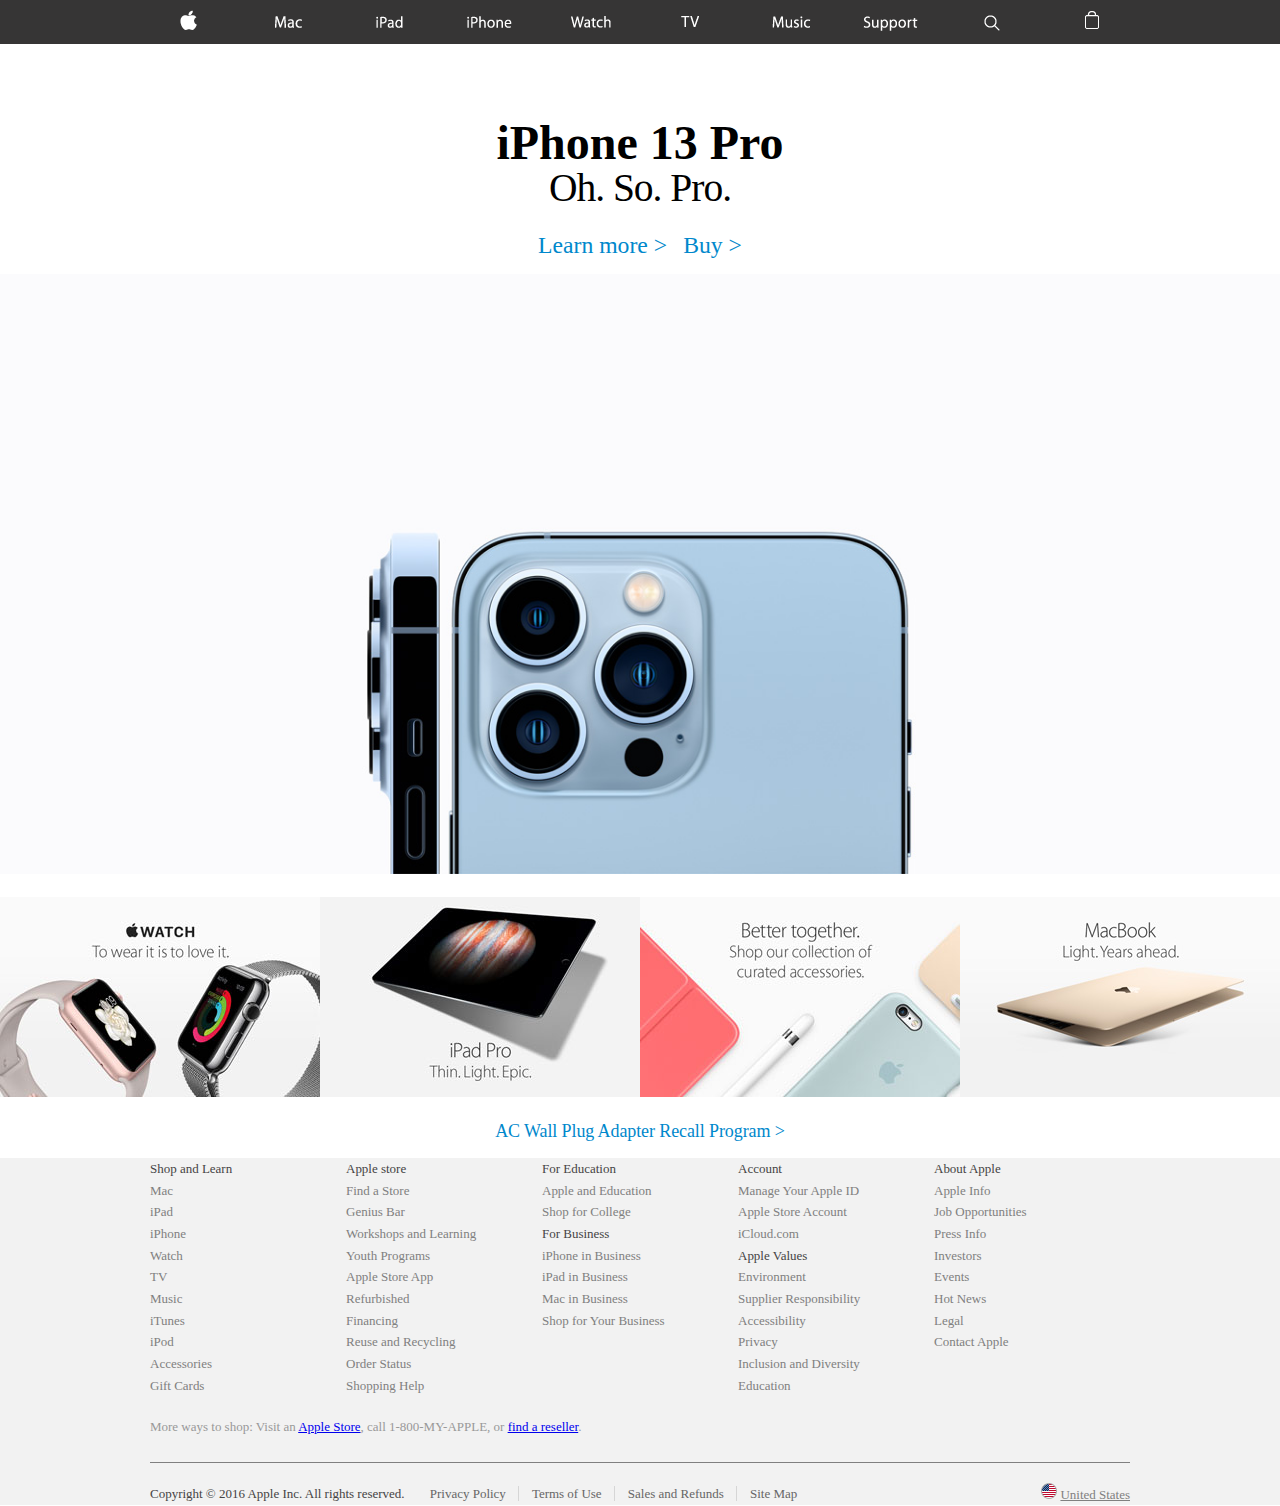
<file: apple_clone/index.html>
<!DOCTYPE html>
<html lang="en">
  <head>
    <meta charset="utf-8">
    <!-- sets the character set your document should use to utf-8 -->
    <title>Apple</title>
    <!-- title tag defines what is shown on the tab of the browser -->
    <link href="style.css" rel="stylesheet" type="text/css">
    <link rel="stylesheet" href="https://maxcdn.bootstrapcdn.com/font-awesome/4.5.0/css/font-awesome.min.css">
  </head>
  <body>
    <header>
      <!-- write your navigation bar here -->
      <nav>
        <div class="container">
          <ul>
            <li><a href="" class="nav-link"><img src="./images/navbar/apple-icon.png"></a></li><!--
            --><li><a href="" class="nav-link"><img src="./images/navbar/mac.png"></a></li><!--
            --><li><a href="" class="nav-link"><img src="./images/navbar/ipad.png"></a></li><!--
            --><li><a href="" class="nav-link"><img src="./images/navbar/iphone.png"></a></li><!--
            --><li><a href="" class="nav-link"><img src="./images/navbar/watch.png"></a></li><!--
            --><li><a href="" class="nav-link"><img src="./images/navbar/tv.png"></a></li><!--
            --><li><a href="" class="nav-link"><img src="./images/navbar/music.png"></a></li><!--
            --><li><a href="" class="nav-link"><img src="./images/navbar/support.png"></a></li><!--
            --><li><a href="" class="nav-link"><img src="./images/navbar/search.png"></a></li><!--
            --><li><a href="" class="nav-link"><img src="./images/navbar/shop.png"></a></li>
          </ul>
        </div>
      </nav>
    </header>
    <div class="hero">
      <!-- write your hero section here -->
      <div id="product-info">
        <h1 id="product-name">iPhone 13 Pro</h1>
        <h2 id="product-text">Oh. So. Pro.</h2>
        <ul id="product-links">
          <li><a href="">Learn more  &#62;</a></li>
          <li><a href="">Buy  &#62;</a></li>
        </ul>
      </div>
    </div>
    <div id="product-image">
      <a href="product-image"><img src='./images/hero_iphone_13pro.jpg'></a>
    </div>
    <div class="sub-hero">
      <!-- write your sub hero section here -->
      <div class="col-3 hero-sub-images" id="hero-sub-watch"> <img src="./images/watch_large.jpg"></div><!--
      --><div class="col-3 hero-sub-images" id="hero-sub-ipad"> <img src="./images/ipad_pro_large.jpg"></div><!--
      --><div class="col-3 hero-sub-images" id="hero-sub-accessories"><img src="./images/accessories_large.jpg"></div><!--
      --><div class="col-3 hero-sub-images" id="hero-sub-macbook"><img src="./images/macbook_large.jpg"></div>
      <div>
        <p id="exchange"><a href="">AC Wall Plug Adapter Recall Program  &#62;</a></p>
      </div>
      
    </div>
    <footer>
      <!-- write your footer here -->
      <div class="container">
        <div class="col">
          <ul>
            <li>Shop and Learn</li>
            <li><a href="">Mac</a></li>
            <li><a href="">iPad</a></li>
            <li><a href="">iPhone</a></li>
            <li><a href="">Watch</a></li>
            <li><a href="">TV</a></li>
            <li><a href="">Music</a></li>
            <li><a href="">iTunes</a></li>
            <li><a href="">iPod</a></li>
            <li><a href="">Accessories</a></li>
            <li><a href="">Gift Cards</a></li>
          </ul>
        </div><!--
        --><div class="col">
          <!-- more li -->
          <ul>
            <p>Apple store</p>
            <li><a href="#">Find a Store</a></li>
            <li><a href="#">Genius Bar</a></li>
            <li><a href="#">Workshops and Learning</a></li>
            <li><a href="#">Youth Programs</a></li>
            <li><a href="#">Apple Store App</a></li>
            <li><a href="#">Refurbished</a></li>
            <li><a href="#">Financing</a></li>
            <li><a href="#">Reuse and Recycling</a></li>
            <li><a href="#">Order Status</a></li>
            <li><a href="#">Shopping Help</a></li>
          </ul>
        </div><!--
        --><div class="col">
          <ul>
            <ul>
              <li>For Education</li>
              <li><a href="">Apple and Education</a></li>
              <li><a href="">Shop for College</a></li>
            </ul>
            <ul>
              <li>For Business</li>
              <li><a href="">iPhone in Business</a></li>
              <li><a href="">iPad in Business</a></li>
              <li><a href="">Mac in Business</a></li>
              <li><a href="">Shop for Your Business</a></li>
            </ul>
          </ul>
        </div><!--
        --><div class="col">
          <ul>
            <li>Account</li>
            <li><a href="">Manage Your Apple ID</a></li>
            <li><a href="">Apple Store Account</a></li>
            <li><a href="">iCloud.com</a></li>
          </ul>
          <ul>
            <li>Apple Values</li>
            <li><a href="">Environment</a></li>
            <li><a href="">Supplier Responsibility</a></li>
            <li><a href="">Accessibility</a></li>
            <li><a href="">Privacy</a></li>
            <li><a href="">Inclusion and Diversity</a></li>
            <li><a href="" >Education</a></li>
          </ul>
        </div><!--
        --><div class="col">
          <ul>
            <li>About Apple</li>
            <li><a href="">Apple Info</a></li>
            <li><a href="">Job Opportunities</a></li>
            <li><a href="">Press Info</a></li>
            <li><a href="">Investors</a></li>
            <li><a href="">Events</a></li>
            <li><a href="">Hot News</a></li>
            <li><a href="">Legal</a></li>
            <li><a href="">Contact Apple</a></li>
          </ul>
        </div>
        <div class="footer-help">
          <p>
            More ways to shop: Visit an <a href="#">Apple Store</a>, call 1-800-MY-APPLE, or <a href="#">find a reseller</a>.
          </p>
        </div>
        <div class="footer-end2">
          <div id="legal">Copyright © 2016 Apple Inc. All rights reserved.</div>
          <div id="legal-links">
            <a href="">Privacy Policy</a>
            <a href="">Terms of Use</a>
            <a href="">Sales and Refunds</a>
            <a href="">Site Map</a>
          </div>
          <div class="img-usa">
            <a class="usa" href="#"><img src="./images/usa.png" alt="usa" /></a>
            <a class="usa" href="#">United States</a>
          </div>
        </div>
      </footer>
    </body>
  </html>
</file>
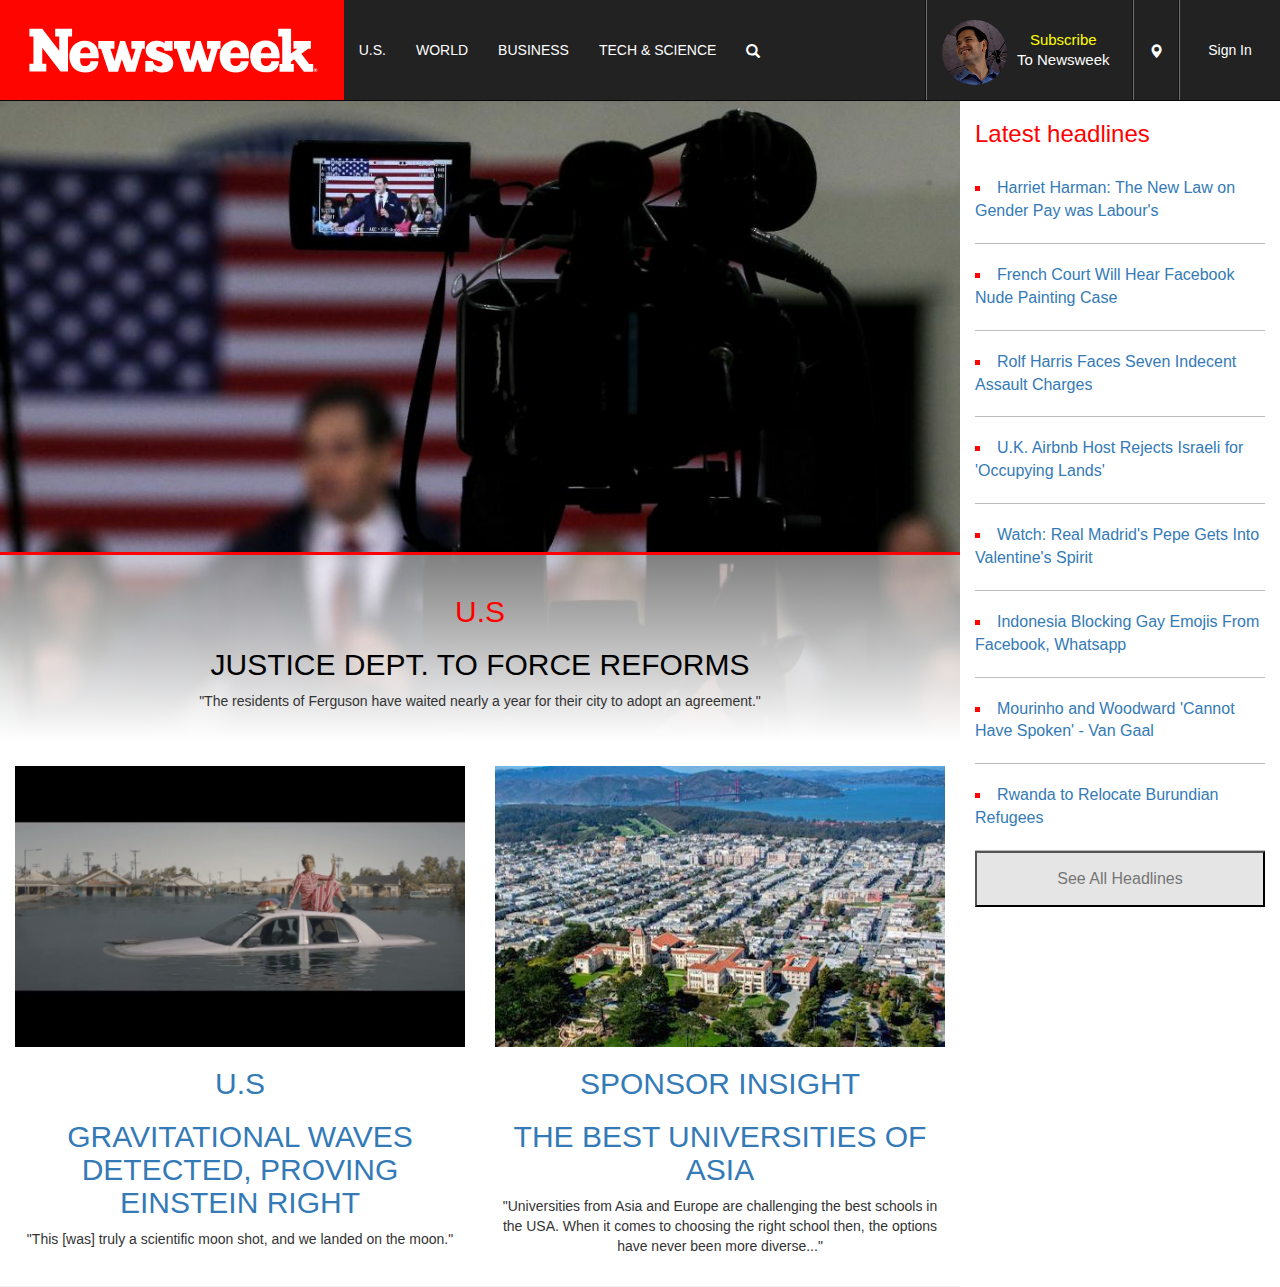
<file: newsweek/index.html>
<!DOCTYPE html>
<html lang="en">
  <!-- Head -->
  <head>
    <title>Newsweek</title>
    <link href="css/bootstrap.min.css" rel="stylesheet">
    <link href="css/navbar.css" rel="stylesheet">
    <link href="css/main.css" rel="stylesheet">
    <link href="css/sidebar.css" rel="stylesheet">
  </head>
  <!-- Body -->
  <body>
    <!-- Navbar -->
    <nav class="topnav navbar navbar-inverse navbar-static-top" role="navigation" id="main-nav">
      <div class="container-fluid">
        <div class="navbar-header hidden-xs">
          <a href="#" class="pull-left">
            <img class="visible-sm visible-lg" src="images/logo/logo_lg.svg" alt="">
            <img class="visible-md" src="images/logo/logo-sm.svg" alt="">
          </a>
        </div>
        <ul class="nav navbar-nav navbar-left nav-items visible-md visible-lg">
          <li><a href="#">U.S.</a></li>
          <li><a href="#">WORLD</a></li>
          <li><a href="#">BUSINESS</a></li>
          <li><a href="#">TECH & SCIENCE</a></li>
          <li><a href="#" class="glyphicon glyphicon-search"></a></li>
        </ul>
        <div id="navbar" class="navbar-collapse collapse">
          <a href="#" class="pull-left">
            <img class="visible-xs" src="images/logo/logo-sm.svg" alt="">
          </a>
          <!-- Smaller Screen Nav Bar -->
          <ul class="nav navbar-nav navbar-right hidden-lg hidden-md">
            <li class="divider-vertical"></li>
            <li class="dropdown dropdown-style">
              <a href="#" id="search-box" class="dropdown-toggle glyphicon glyphicon-search" data-toggle="dropdown"></a>
              <div class="banner-width-set">
              </div>
            </li>
            <li class="divider-vertical"></li>
            <li class="dropdown dropdown-style-sm-hamburger">
              <a href="#" id="hamburger" class="dropdown-toggle glyphicon glyphicon-menu-hamburger" data-toggle="dropdown"></a>
              <div class="banner-width-set">
              </div>
            </li>
          </ul>
          <!-- lg Screen Nav Bar -->
          <ul class="nav navbar-nav navbar-right visible-lg visible-md">
            <li class="divider-vertical"></li>
            <li class="dropdown">
              <a href="#" id="circular-image" class="dropdown-toggle" data-toggle="dropdown">
                <div class="banner-subscribe-to">
                  <div class="wrapper">
                    <p><img class="img-circle" src="images/navbar/nav-bar-img.jpg">
                      <span>Subscribe <br> To Newsweek</span>
                    </p>
                  </div>
                </div>
              </a>
            </li>
            <li class="divider-vertical"></li>
            <li class="dropdown dropdown-style">
              <a href="#" id="map-marker" class="dropdown-toggle glyphicon glyphicon-map-marker" data-toggle="dropdown"></a>
            </li>
            <li class="divider-vertical"></li>
            <li><a href="#">Sign In</a>
            <div class="banner-sign-in">
            </div>
          </li>
        </ul>
      </div>
    </div>
  </nav>
  <div class="container-fluid main-content">
    <div class="row">
      <div class="col-xs-12 col-md-9">
        <!-- articles -->
        <div class="main-article text-center">
          <!-- first article -->
          <img src="./images/main/main_main.jpg" alt="main image" class="img-responsive"/>
          <div class="main-text-box">
            <h2 class="title"><a href="#">U.S</a></h2>
            <h2 class="subtitle">
            <a href="#">Justice Dept. to Force Reforms</a>
            </h2>
            <p class="summary">
              "The residents of Ferguson have waited nearly a year for their
              city to adopt an agreement."
            </p>
          </div>
        </div>
        <div class="row small-articles">
          <!-- small articles -->
          <div class="col-xs-12 col-sm-6">
            <div class="second-article text-center">
              <!-- second article -->
              <img src="./images/main/main1.png" class="img-responsive"alt="car in water"/>
              <h2 class="text-heading1"><a href="#">U.S</a></h2>
              <h2 class="text-heading2">
              <a href="#">GRAVITATIONAL WAVES DETECTED, PROVING EINSTEIN RIGHT</a>
              </h2>
              <p>
                "This [was] truly a scientific moon shot, and we landed on the
                moon."
              </p>
            </div>
          </div>
          <div class="col-xs-12 col-sm-6">
            <div class="third-article text-center">
              <!-- third article -->
              <img src="./images/main/main2.jpg" class="img-responsive" alt="car in water"/>
              <h2 class="text-heading3"><a href="#">SPONSOR INSIGHT</a></h2>
              <h2 class="text-heading2">
              <a href="#">THE BEST UNIVERSITIES OF ASIA</a>
              </h2>
              <p>
                "Universities from Asia and Europe are challenging the best
                schools in the USA. When it comes to choosing the right
                school then, the options have never been more diverse..."
              </p>
            </div>
          </div>
        </div>
      </div>
      <div class="col-xs-12 col-md-3">
        <!-- side bar -->
        <div class="nav-sidebar">
          <div class="grey-background">
            <div class="bullet-list">
              <h3 class="headlines-title">Latest headlines</h3>
              <ul id="sidebar-list">
                <li class="bullet"><a class="bullet-a" href="#">Harriet Harman: The New Law on Gender Pay was Labour's</a></li>
                <li class="bullet"><a class="bullet-a" href="#">French Court Will Hear Facebook Nude Painting Case</a></li>
                <li class="bullet"><a class="bullet-a" href="#">Rolf Harris Faces Seven Indecent Assault Charges</a></li>
                <li class="bullet"><a class="bullet-a" href="#">U.K. Airbnb Host Rejects Israeli for 'Occupying Lands'</a></li>
                <li class="bullet"><a class="bullet-a" href="#">Watch: Real Madrid's Pepe Gets Into Valentine's Spirit</a></li>
                <li class="bullet"><a class="bullet-a" href="#">Indonesia Blocking Gay Emojis From Facebook, Whatsapp</a></li>
                <li class="bullet"><a class="bullet-a" href="#">Mourinho and Woodward 'Cannot Have Spoken' - Van Gaal</a></li>
                <li class="bullet"><a class="bullet-a" href="#">Rwanda to Relocate Burundian Refugees</a></li>
                <div class="see-all">
                  <button class="see-all-headlines" type="button" class="btn btn-default">See All Headlines</button>
                </div>
              </ul>
            </div>
          </div>
        </div>
      </div>
    </div>
  </div>
  
  <!-- Bootstrap core JavaScript
  ================================================== -->
  <!-- Placed at the end of the document so the pages load faster -->
  <script src="js/jquery.min.js"></script>
  <script src="js/bootstrap.min.js"></script>
</body>
</html>
</file>
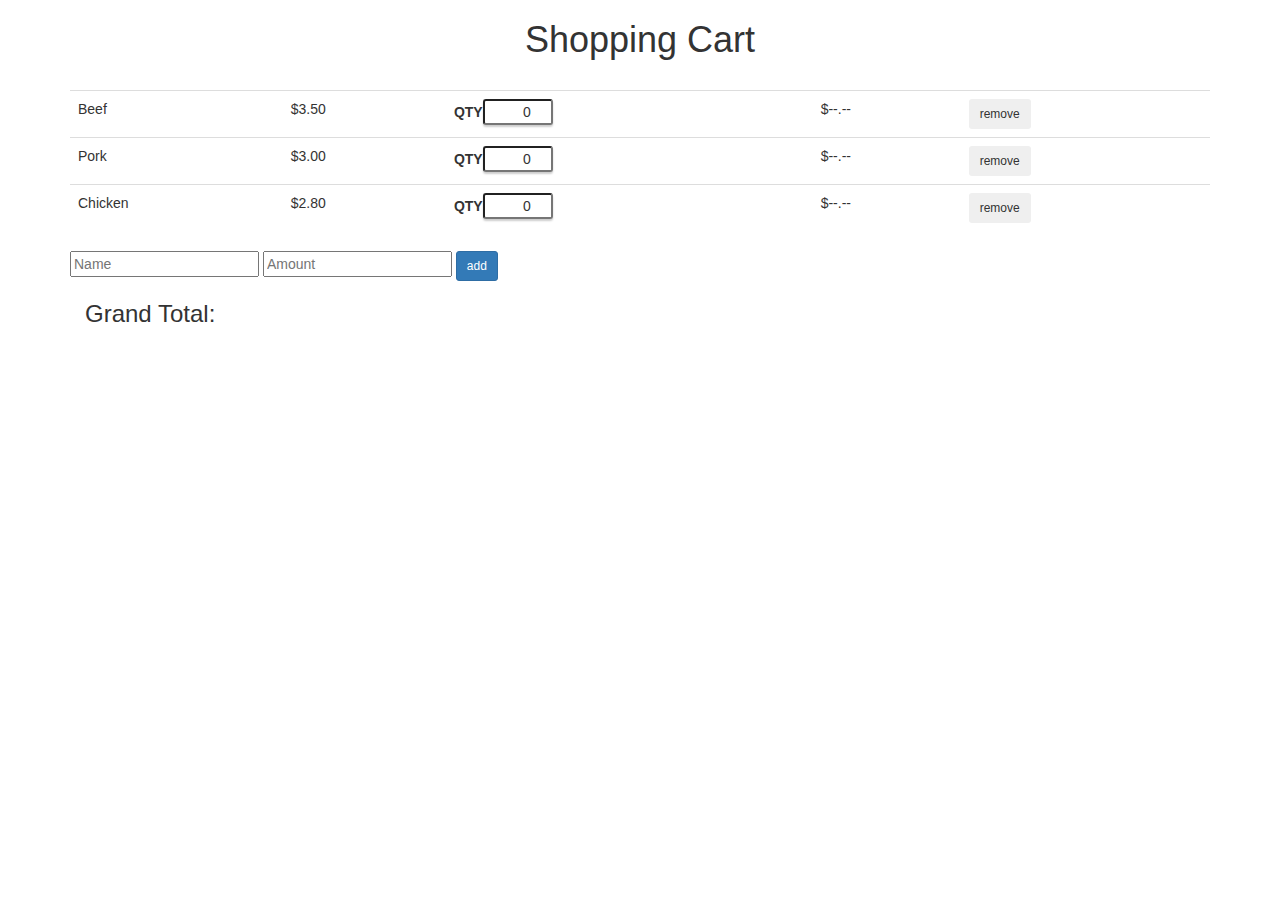
<file: simple_shopping_cart/index.html>
<!DOCTYPE html>
<html lang="en">
  <head>
    <meta http-equiv="Content-Type" content="text/html; charset=UTF-8">
    <meta charset="utf-8">
    <meta http-equiv="X-UA-Compatible" content="IE=edge">
    <meta name="viewport" content="width=device-width, initial-scale=1">
    <meta name="description" content="">
    <meta name="author" content="">

    <script src="https://ajax.googleapis.com/ajax/libs/jquery/3.1.1/jquery.min.js"></script>
    <script src="js/application.js"></script>

    <link href="css/bootstrap.min.css" rel="stylesheet">
    <link href="css/custom.css" rel="stylesheet">
  </head>
  <body>
    <div class='container'>
      <h1 class='text-center'>Shopping Cart</h1><br>
      <div class='col-12'>
        <table class='table table-responsive' id='cart'>
      <tbody>
        <tr>
          <td class="item"> Beef</td>
          <td class="price">$3.50</td>
          <td class="qty"><b>QTY</b><input type="number" value="0"/></td>
           <td class="subtotal">$--.--</td>
          <td><button class="btn btn-light btn-sm remove">remove</button></td>
        </tr>
        <tr>
          <td class="item">Pork</td>
          <td class="price">$3.00</td>
          <td class="qty"><b>QTY</b><input type="number" value="0" /></td>
          <td class="subtotal">$--.--</td>
          <td><button class="btn btn-light btn-sm remove">remove</button></td>
        </tr>
        <tr>
          <td class="name">Chicken</td>
          <td class="price">$2.80</td>
          <td class="qty"><b>QTY</b><input type="number" value="0" /></td>
          <td class="subtotal">$--.--</td>
          <td><button class="btn btn-light btn-sm remove">remove</button></td>
        </tr>
      </tbody>
    </table>
    <form class="col-12 mt-2 mb-4" id="addItem">
      <input class="mx-2" name="name" type="text" placeholder="Name" required/>
      <input class="mx-2" name="price" type="number" placeholder="Amount" required/>
      <button class="btn btn-primary btn-sm">add</button>
    </form>
    <div class="col-12 col-md-6">
      <h3>Grand Total: <span id="grandtotal"></span></h3>
    </div>

  </body>
</html>
</file>
<file: newsweek/css/navbar.css>
/*-- Navbar --*/

#main-nav .container-fluid {
  padding-left: 0px;
  padding-right: 0px;
}

#main-nav .pull-left img {
  height: 100px;
}

.navbar-inverse .navbar-nav>li>a {
  color: white;
}

.navbar-inverse .navbar-nav>li>a:hover{
  color: #9d9d9d;
}

#main-nav li a:not(#circular-image):not(.bullet-a){
  line-height: 70px; /*vertically center menu items*/
  position: relative;
  display: block;
  text-align:center;
}

/* ----------------------- */

/* Subscribe to Newsweek */

#main-nav li #circular-image {
  padding-top: 20px;
  padding-bottom: 20px;
}

.banner-subscribe-to {
  width: 175px;
}
#main-nav .wrapper {
  margin: 0 auto;
}

.banner-subscribe-to p {
  text-align: center;
  display: block;
}

#main-nav .img-circle {
  border-radius: 50%;
  height: 65px;
  width: 65px;
  vertical-align:middle;
  text-align: left;
  float: left;
}

.banner-subscribe-to span {
  padding-top: 10px;
  padding-left: 10px;
  display: table-cell;
  font-size: 15px;
  vertical-align:middle;
}

.banner-subscribe-to span::first-line {
  color:yellow;
}

#main-nav .divider-vertical {
  height: 100px;
  border-right: 1px solid #ffffff;
  border-left: 1px solid #f2f2f2;
}

#main-nav.navbar-inverse .divider-vertical {
  border-right-color: #6f6f6f;
  border-left-color: #111111;
}

.banner-width-set {
  width: 100px;
}

/* Sign In */

.banner-sign-in {
  width: 100px;
}

/* small screen navbar*/

.navbar-collapse.collapse {
  display: block!important;
}

.navbar-collapse {
  padding-left: 0px;
  padding-right: 0px;
}

.navbar-nav > li, .navbar-nav {
  float: left !important;
}

.navbar-right {
  float: right!important;
}

@media (min-width: 768px) {
  #main-nav .navbar-right {
    margin-right: 0;
  }
}

@media (max-width: 767px){
  #main-nav .container-fluid {
    padding-left: 15px;
    padding-right: 15px;
  }
  #main-nav .navbar-nav > li > a {
    padding-top: 15px;
    padding-bottom: 15px;
  }
  #main-nav .navbar-nav {
    margin: 0 0 0 15px;
  }
}
.navbar {
  margin-bottom: 0;
}
</file>
<file: newsweek/css/main.css>
img {
    vertical-align: middle;
}
.img-responsive {
    width: 100%;
  }
.title a {
    color: red;
    background-color: transparent;
}
.subtitle a {
    color: black;
    text-transform: uppercase;
}
.summary {
    text-align: center;
}
.small-articles {
    padding-top: 25px;
    border-bottom: 1px solid #f2f2f2;
    padding-bottom: 20px;
}
.main-article {
    position: relative;
    margin-left: -15px;
    margin-right: -15px;
}
.main-text-box {
    border-top: 3px solid red;
    padding-top: 20px;
    padding-bottom: 20px;
}
@media (min-width: 768px){
    .main-text-box {
        position: absolute;
        bottom: 0;
        left: 0;
        right: 0;
        background-image: linear-gradient(rgba(255,255,255,0.5), white);
    }
}
</file>
<file: newsweek/css/sidebar.css>
#sidebar-list {
    padding-left: 0;
}
.bullet {
    padding: 20px 0;
    font-size: 16px;
    color: #FF0500;
    list-style-position: inside;
    list-style-type: square;
    border-bottom: 1px solid #bbb;
}
.headlines-title {
  color: red;  
}
.see-all-headlines {
    background-color: #e5e5e5;
    color: #757575;
    font-size: 16px;
    line-height: 50px;
    display: block;
    text-align: center;
    width: 100%;
}

@media (max-width: 992px){
    .grey-background {
        background-color: #ddd;
        padding: 20px;
        text-align: center;
    }
}
</file>
<file: simple_shopping_cart/css/custom.css>
.qty input[type=number] {
    width: 70px;
    text-align: right;
    padding-right: 5px;
    border-radius: 3px;
    box-shadow: 0 2px 2px 0 rgba(0, 0, 0, 0.2); 
  }
  
  #price, .add {
    width: 100px;
    text-align: center;
  }
  
  .table {
    table-layout: auto;
  }
  
  #item {
    max-width: 200px;
  }
</file>
<file: apple_clone/style.css>
/* http://meyerweb.com/eric/tools/css/reset/ 
   v2.0 | 20110126
   License: none (public domain)
*/

html, body, div, span, applet, object, iframe,
h1, h2, h3, h4, h5, h6, p, blockquote, pre,
a, abbr, acronym, address, big, cite, code,
del, dfn, em, img, ins, kbd, q, s, samp,
small, strike, strong, sub, sup, tt, var,
b, u, i, center,
dl, dt, dd, ol, ul, li,
fieldset, form, label, legend,
table, caption, tbody, tfoot, thead, tr, th, td,
article, aside, canvas, details, embed, 
figure, figcaption, footer, header, hgroup, 
menu, nav, output, ruby, section, summary,
time, mark, audio, video {
  margin: 0;
  padding: 0;
  border: 0;
  font-size: 100%;
  font: inherit;
  vertical-align: baseline;
}
/* HTML5 display-role reset for older browsers */
article, aside, details, figcaption, figure, 
footer, header, hgroup, menu, nav, section {
  display: block;
}
body {
  line-height: 1;
}
ol, ul {
  list-style: none;
}
blockquote, q {
  quotes: none;
}
blockquote:before, blockquote:after,
q:before, q:after {
  content: '';
  content: none;
}
table {
  border-collapse: collapse;
  border-spacing: 0;
}

/*            End of CSS Reset            */

/*                 Setup                  */

/*               Borderbox                */
*, *:before, *:after {
  -webkit-box-sizing: border-box;
     -moz-box-sizing: border-box;
          box-sizing: border-box;
}
/* clearfix */
.clearfix:before, .clearfix:after {
  content: "";
  display: table;
}
.clearfix:after {
  clear: both;
}
.clearfix {
  clear: both;
  *zoom: 1;
}
/*               End of Setup             */
/* nav section */
.container {
  max-width: 1100px;
  margin: 0 auto;
  padding: 0 10px;
}
nav li {
  display: inline-block;
  width: 10%;
  text-align: center;
}
nav {
  background: rgba(4, 2, 2, 0.8);
  height: 44px;
}
/* hero section */
#product-info {
  text-align: center;
}

#product-name {
  font-weight: 600;
}
h1 {
  font-size: 3em;
  padding-top: 75px;
}
#product-text {
  text-align: center;
  font-size: 39.5px;
  line-height: 1.1;
  font-weight: 500;
  letter-spacing: -1px;
  margin-bottom: 20px;
}
h2 {
  font-size: 1.5em;
}
#product-links {
  text-align: center;
}
#product-links > li {
  display: inline-block;
  font-size: 23.7px;
  line-height: 1.3375;
  font-weight: 300;
  margin: 0 6px 12px;
}
#product-links > li > a {
  color: #08c;
  text-decoration: none;
}
#product-image img {
  height: 600px;
  width: 100%;
  object-fit: cover;
}
/* sub-hero section */
.col-3 {
  width: 25%;
  display: inline-block;
  margin-top: 20px;
}
.col-3 img {
  height: 200px;
  width: 100%;
  object-fit: cover;
}
#exchange {
  font-size: large;
  margin: 22px 0 18px;
  letter-spacing: -0.1px;
  text-align: center;
  font-weight: 400;
}
#exchange a {
  color: #08c;
  text-decoration: none;
}
/* footer section*/
footer {
  background-color: #f2f2f2;
  font-size: 13px;
  line-height: 1.66667;
  font-weight: 400;
  letter-spacing: -0.01px;
  color: #454444;
}
footer > .container {
    padding: 0 22px;
}
.container {
  max-width: 1024px;
  margin: 0 auto;
  padding: 0 10px;
}
.col {
  width: 20%;
  display: inline-block;
  vertical-align: top;
}
.col a {
  color: grey;
  text-decoration: none;
}
.footer-help {
  color: #999;
  padding-top: 20px;
  padding-bottom: 24px;
  margin-bottom: 20px;
  border-bottom: 1px solid gray;
}
#legal {
  margin-right: 22px;
}
#legal, #legal-links {
  display: inline-block;
}
#legal-links > a:not(:last-child) {
  border-right: 1px solid #d6d6d6;
  margin-right: 10px;
  padding-right: 12px;
}
#legal-links > a {
  color: #666;
  text-decoration: none;
}
.usa {
  color: gray;
}
.img-usa {
  float: right;
}
</file>
